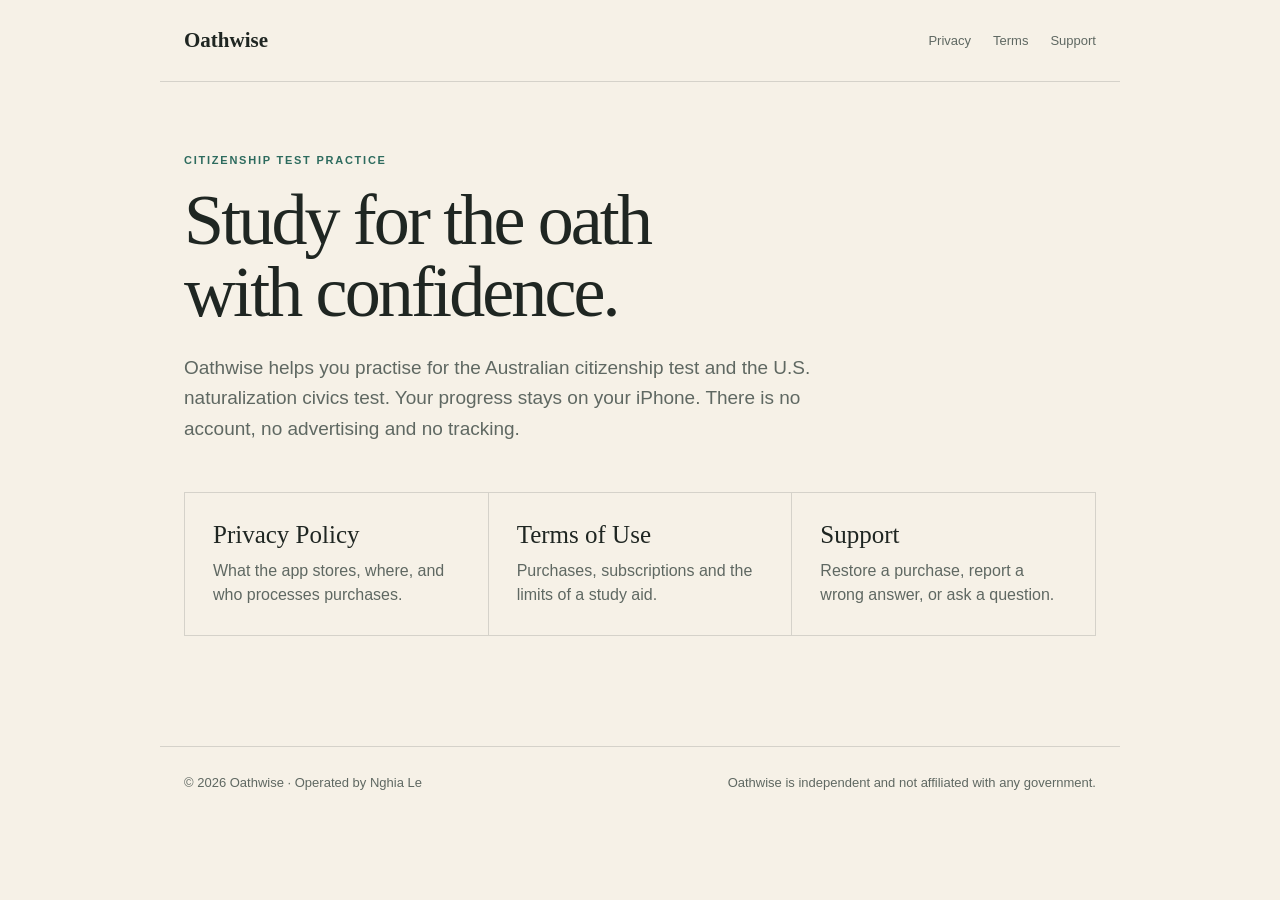
<file: index.html>
<!doctype html>
<html lang="en"><head><meta charset="utf-8"><meta name="viewport" content="width=device-width,initial-scale=1"><meta name="description" content="Oathwise legal, privacy and support information."><title>Oathwise — Legal & Support</title><link rel="stylesheet" href="styles.css"></head>
<body><header><a class="brand" href="index.html">Oathwise</a><nav><a href="privacy.html">Privacy</a><a href="terms.html">Terms</a><a href="support.html">Support</a></nav></header>
<main class="home"><p class="kicker">CITIZENSHIP TEST PRACTICE</p><h1>Study for the oath<br>with confidence.</h1><p class="lead">Oathwise helps you practise for the Australian citizenship test and the U.S. naturalization civics test. Your progress stays on your iPhone. There is no account, no advertising and no tracking.</p><section class="link-grid"><a href="privacy.html"><strong>Privacy Policy</strong><span>What the app stores, where, and who processes purchases.</span></a><a href="terms.html"><strong>Terms of Use</strong><span>Purchases, subscriptions and the limits of a study aid.</span></a><a href="support.html"><strong>Support</strong><span>Restore a purchase, report a wrong answer, or ask a question.</span></a></section></main>
<footer><span>© 2026 Oathwise · Operated by Nghia Le</span><span>Oathwise is independent and not affiliated with any government.</span></footer></body></html>
</file>
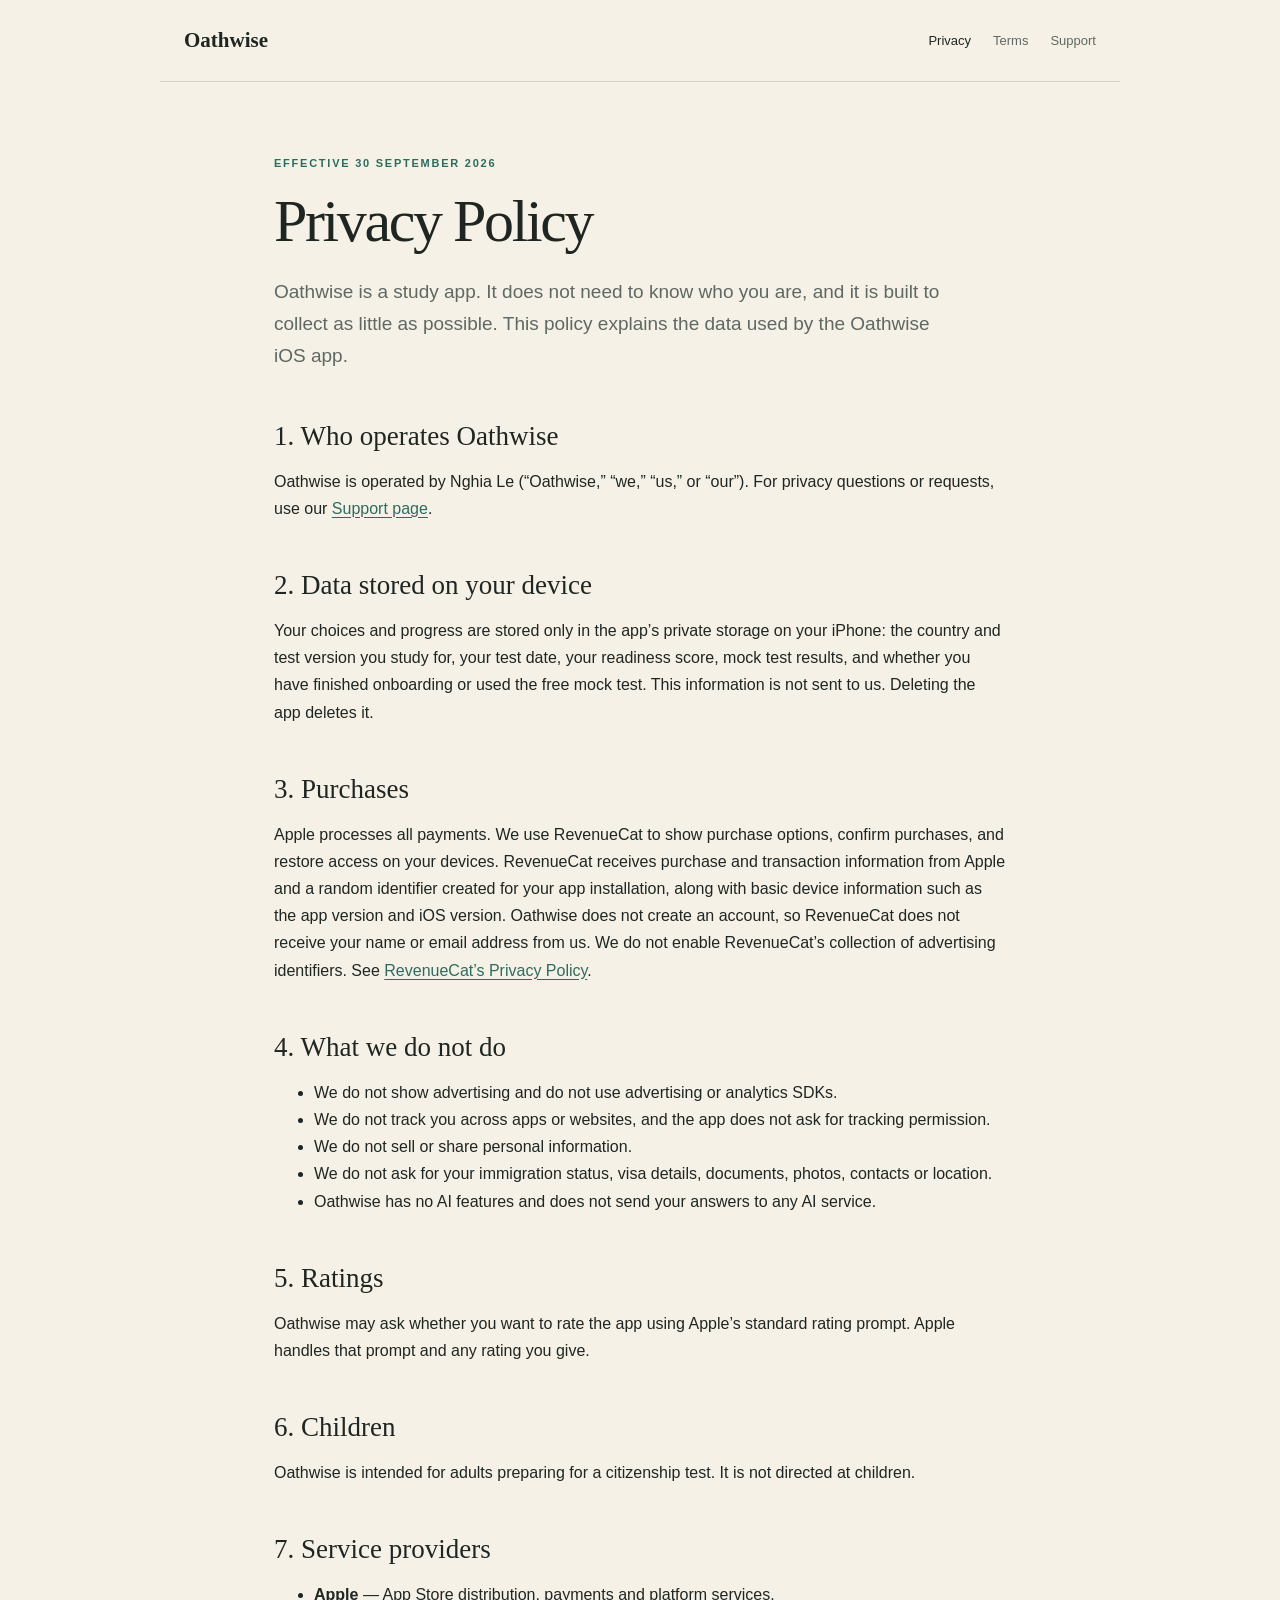
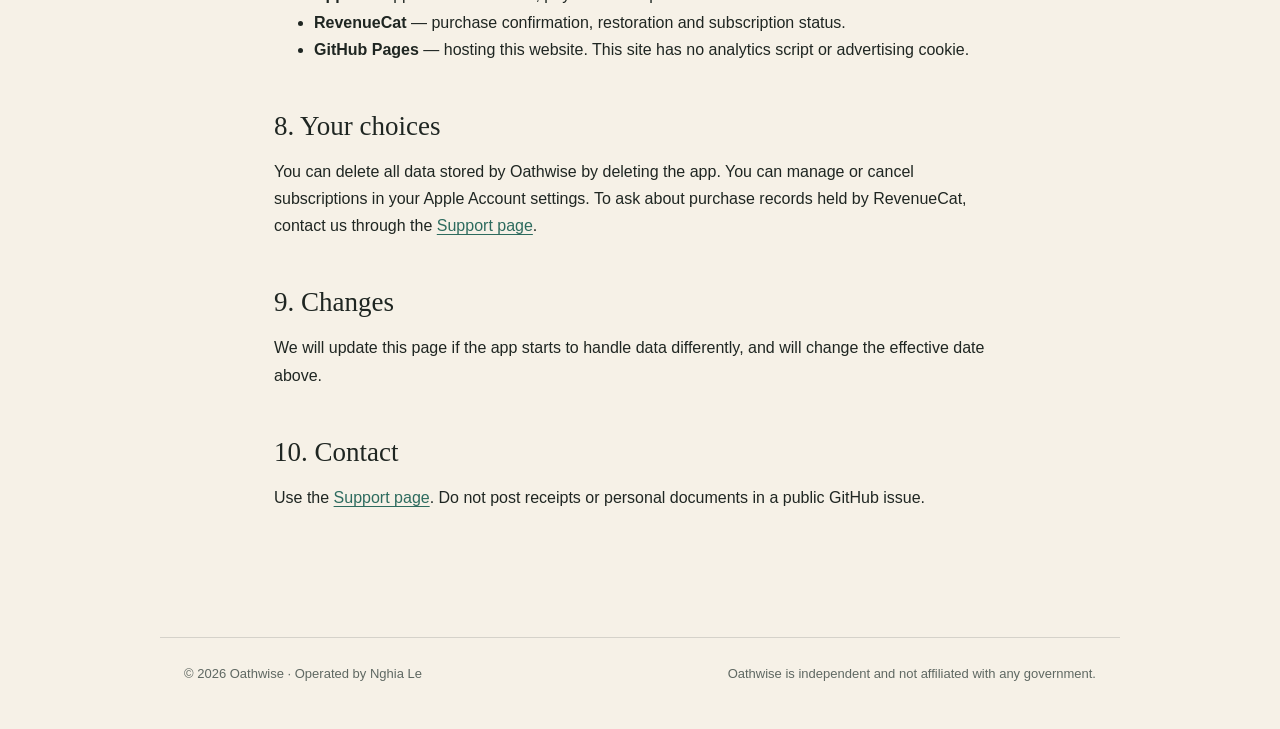
<file: privacy.html>
<!doctype html>
<html lang="en"><head><meta charset="utf-8"><meta name="viewport" content="width=device-width,initial-scale=1"><meta name="description" content="Oathwise Privacy Policy."><title>Privacy Policy — Oathwise</title><link rel="stylesheet" href="styles.css"></head>
<body><header><a class="brand" href="index.html">Oathwise</a><nav><a class="active" href="privacy.html">Privacy</a><a href="terms.html">Terms</a><a href="support.html">Support</a></nav></header>
<main class="document"><p class="kicker">EFFECTIVE 30 SEPTEMBER 2026</p><h1>Privacy Policy</h1><p class="lead">Oathwise is a study app. It does not need to know who you are, and it is built to collect as little as possible. This policy explains the data used by the Oathwise iOS app.</p>
<h2>1. Who operates Oathwise</h2><p>Oathwise is operated by Nghia Le (“Oathwise,” “we,” “us,” or “our”). For privacy questions or requests, use our <a href="support.html">Support page</a>.</p>
<h2>2. Data stored on your device</h2><p>Your choices and progress are stored only in the app’s private storage on your iPhone: the country and test version you study for, your test date, your readiness score, mock test results, and whether you have finished onboarding or used the free mock test. This information is not sent to us. Deleting the app deletes it.</p>
<h2>3. Purchases</h2><p>Apple processes all payments. We use RevenueCat to show purchase options, confirm purchases, and restore access on your devices. RevenueCat receives purchase and transaction information from Apple and a random identifier created for your app installation, along with basic device information such as the app version and iOS version. Oathwise does not create an account, so RevenueCat does not receive your name or email address from us. We do not enable RevenueCat’s collection of advertising identifiers. See <a href="https://www.revenuecat.com/privacy" rel="noopener">RevenueCat’s Privacy Policy</a>.</p>
<h2>4. What we do not do</h2><ul><li>We do not show advertising and do not use advertising or analytics SDKs.</li><li>We do not track you across apps or websites, and the app does not ask for tracking permission.</li><li>We do not sell or share personal information.</li><li>We do not ask for your immigration status, visa details, documents, photos, contacts or location.</li><li>Oathwise has no AI features and does not send your answers to any AI service.</li></ul>
<h2>5. Ratings</h2><p>Oathwise may ask whether you want to rate the app using Apple’s standard rating prompt. Apple handles that prompt and any rating you give.</p>
<h2>6. Children</h2><p>Oathwise is intended for adults preparing for a citizenship test. It is not directed at children.</p>
<h2>7. Service providers</h2><ul><li><strong>Apple</strong> — App Store distribution, payments and platform services.</li><li><strong>RevenueCat</strong> — purchase confirmation, restoration and subscription status.</li><li><strong>GitHub Pages</strong> — hosting this website. This site has no analytics script or advertising cookie.</li></ul>
<h2>8. Your choices</h2><p>You can delete all data stored by Oathwise by deleting the app. You can manage or cancel subscriptions in your Apple Account settings. To ask about purchase records held by RevenueCat, contact us through the <a href="support.html">Support page</a>.</p>
<h2>9. Changes</h2><p>We will update this page if the app starts to handle data differently, and will change the effective date above.</p>
<h2>10. Contact</h2><p>Use the <a href="support.html">Support page</a>. Do not post receipts or personal documents in a public GitHub issue.</p></main>
<footer><span>© 2026 Oathwise · Operated by Nghia Le</span><span>Oathwise is independent and not affiliated with any government.</span></footer></body></html>
</file>
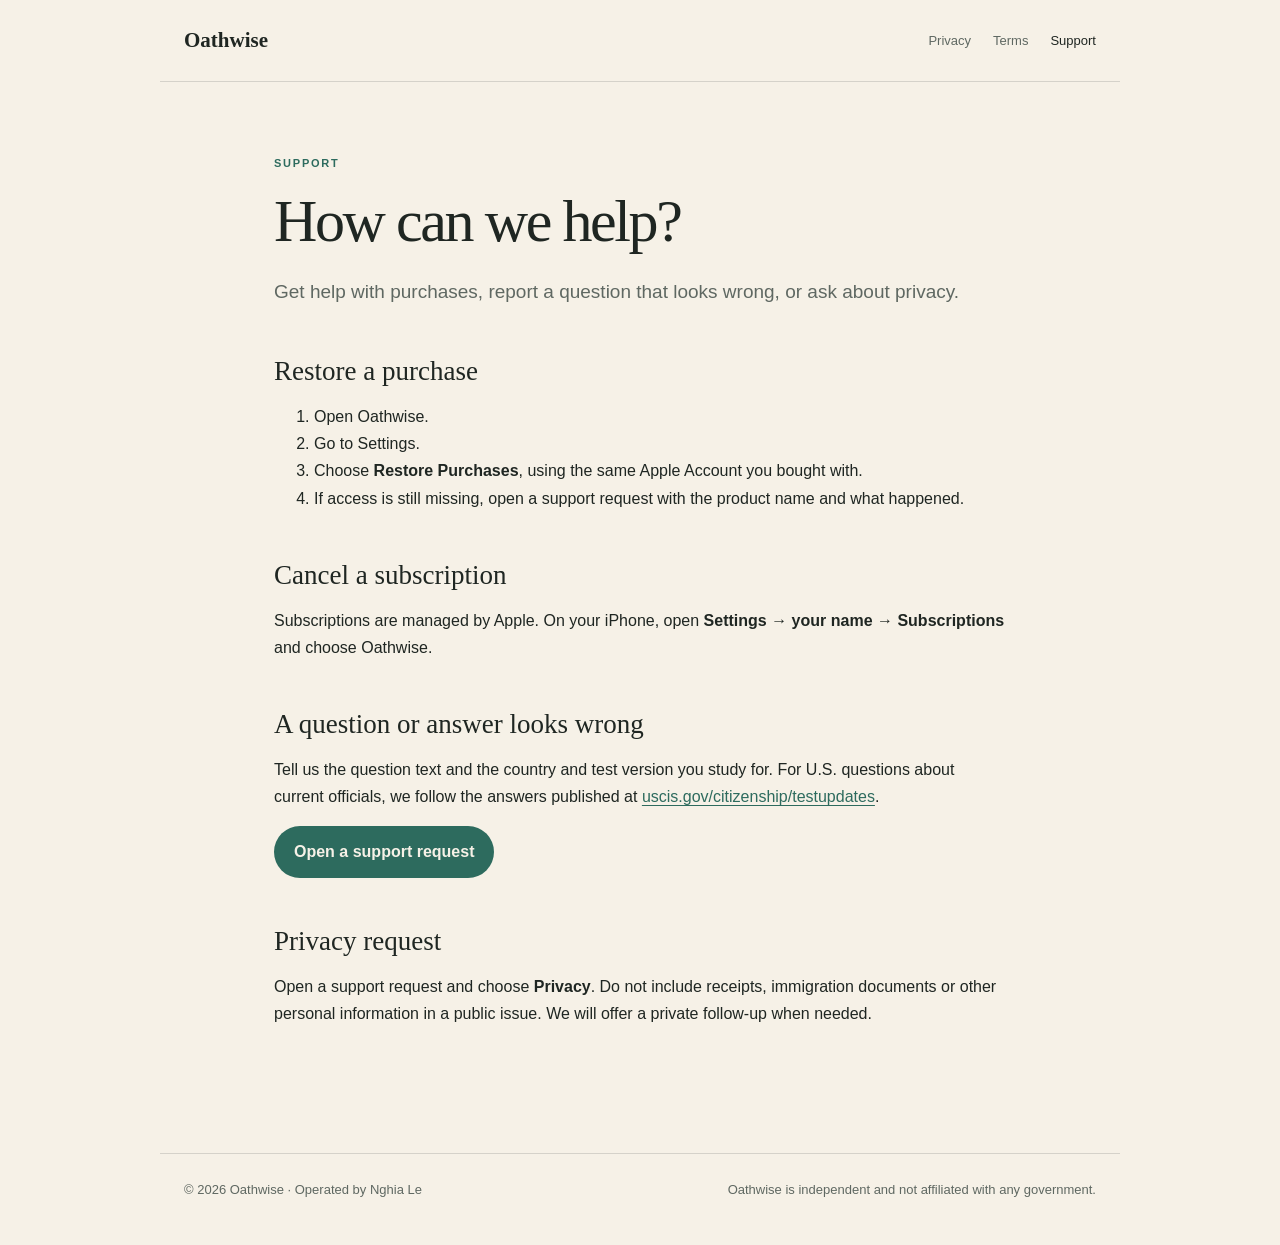
<file: support.html>
<!doctype html>
<html lang="en"><head><meta charset="utf-8"><meta name="viewport" content="width=device-width,initial-scale=1"><meta name="description" content="Oathwise support."><title>Support — Oathwise</title><link rel="stylesheet" href="styles.css"></head>
<body><header><a class="brand" href="index.html">Oathwise</a><nav><a href="privacy.html">Privacy</a><a href="terms.html">Terms</a><a class="active" href="support.html">Support</a></nav></header>
<main class="document"><p class="kicker">SUPPORT</p><h1>How can we help?</h1><p class="lead">Get help with purchases, report a question that looks wrong, or ask about privacy.</p>
<h2>Restore a purchase</h2><ol><li>Open Oathwise.</li><li>Go to Settings.</li><li>Choose <strong>Restore Purchases</strong>, using the same Apple Account you bought with.</li><li>If access is still missing, open a support request with the product name and what happened.</li></ol>
<h2>Cancel a subscription</h2><p>Subscriptions are managed by Apple. On your iPhone, open <strong>Settings → your name → Subscriptions</strong> and choose Oathwise.</p>
<h2>A question or answer looks wrong</h2><p>Tell us the question text and the country and test version you study for. For U.S. questions about current officials, we follow the answers published at <a href="https://www.uscis.gov/citizenship/testupdates" rel="noopener">uscis.gov/citizenship/testupdates</a>.</p>
<p><a class="button" href="https://github.com/oscarlehuu/oathwise-legal/issues/new?template=support.yml">Open a support request</a></p>
<h2>Privacy request</h2><p>Open a support request and choose <strong>Privacy</strong>. Do not include receipts, immigration documents or other personal information in a public issue. We will offer a private follow-up when needed.</p></main>
<footer><span>© 2026 Oathwise · Operated by Nghia Le</span><span>Oathwise is independent and not affiliated with any government.</span></footer></body></html>
</file>
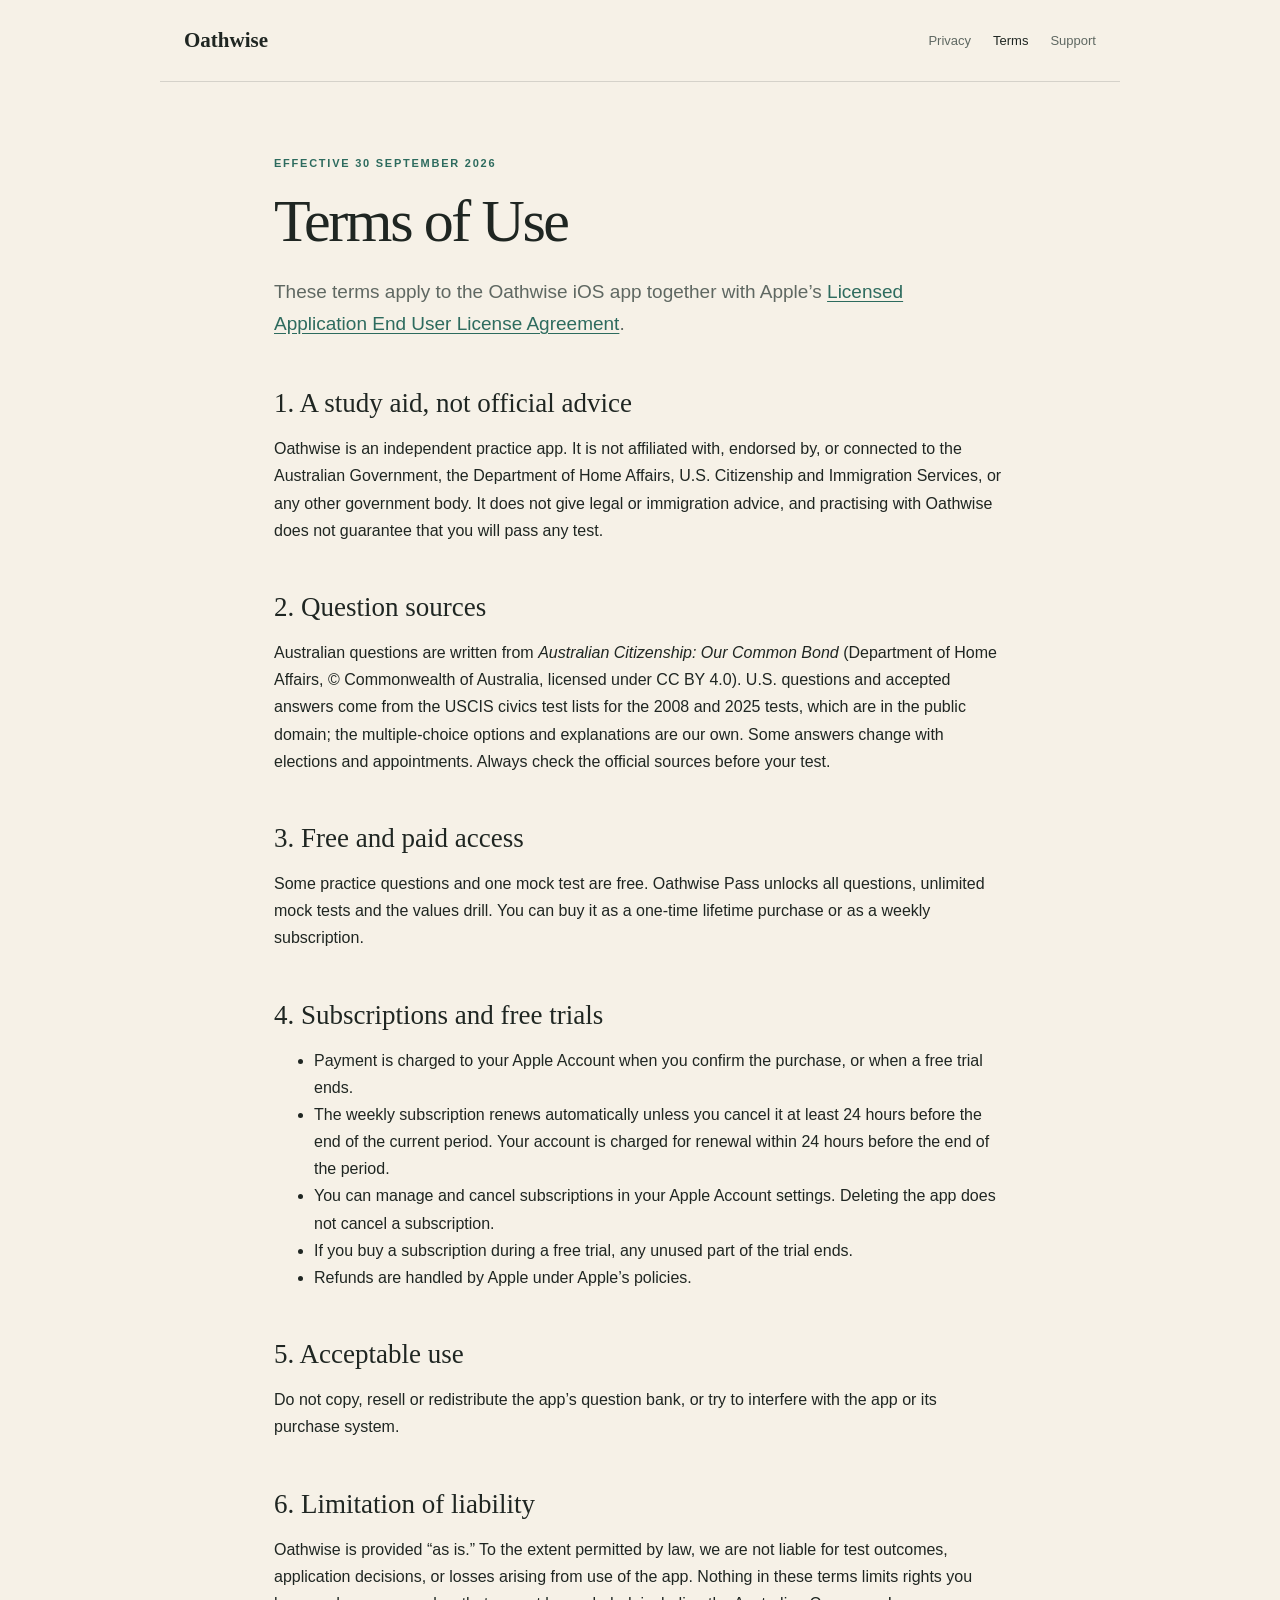
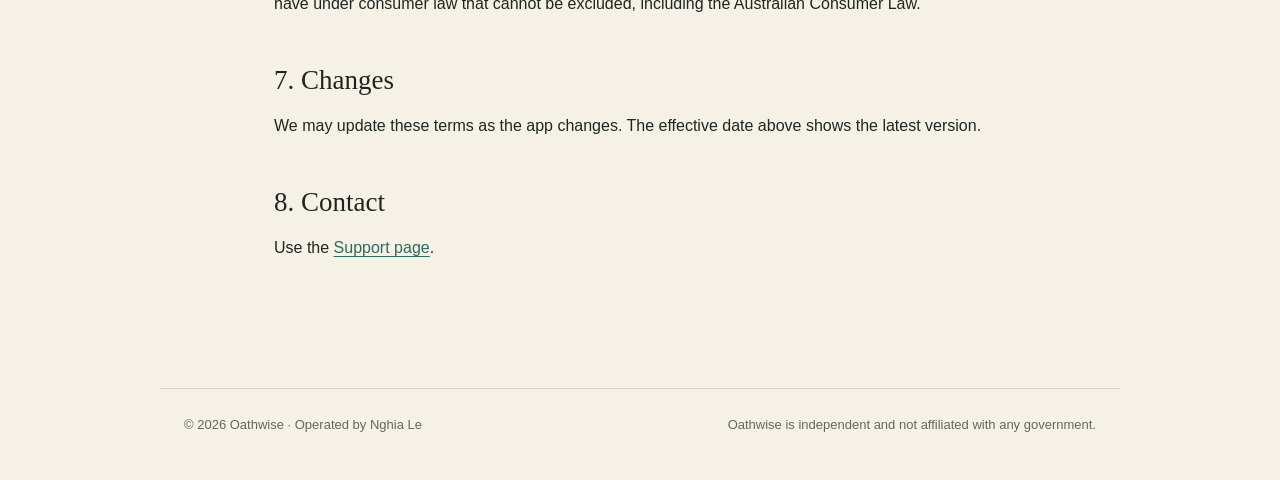
<file: terms.html>
<!doctype html>
<html lang="en"><head><meta charset="utf-8"><meta name="viewport" content="width=device-width,initial-scale=1"><meta name="description" content="Oathwise Terms of Use."><title>Terms of Use — Oathwise</title><link rel="stylesheet" href="styles.css"></head>
<body><header><a class="brand" href="index.html">Oathwise</a><nav><a href="privacy.html">Privacy</a><a class="active" href="terms.html">Terms</a><a href="support.html">Support</a></nav></header>
<main class="document"><p class="kicker">EFFECTIVE 30 SEPTEMBER 2026</p><h1>Terms of Use</h1><p class="lead">These terms apply to the Oathwise iOS app together with Apple’s <a href="https://www.apple.com/legal/internet-services/itunes/dev/stdeula/" rel="noopener">Licensed Application End User License Agreement</a>.</p>
<h2>1. A study aid, not official advice</h2><p>Oathwise is an independent practice app. It is not affiliated with, endorsed by, or connected to the Australian Government, the Department of Home Affairs, U.S. Citizenship and Immigration Services, or any other government body. It does not give legal or immigration advice, and practising with Oathwise does not guarantee that you will pass any test.</p>
<h2>2. Question sources</h2><p>Australian questions are written from <em>Australian Citizenship: Our Common Bond</em> (Department of Home Affairs, © Commonwealth of Australia, licensed under CC BY 4.0). U.S. questions and accepted answers come from the USCIS civics test lists for the 2008 and 2025 tests, which are in the public domain; the multiple-choice options and explanations are our own. Some answers change with elections and appointments. Always check the official sources before your test.</p>
<h2>3. Free and paid access</h2><p>Some practice questions and one mock test are free. Oathwise Pass unlocks all questions, unlimited mock tests and the values drill. You can buy it as a one-time lifetime purchase or as a weekly subscription.</p>
<h2>4. Subscriptions and free trials</h2><ul><li>Payment is charged to your Apple Account when you confirm the purchase, or when a free trial ends.</li><li>The weekly subscription renews automatically unless you cancel it at least 24 hours before the end of the current period. Your account is charged for renewal within 24 hours before the end of the period.</li><li>You can manage and cancel subscriptions in your Apple Account settings. Deleting the app does not cancel a subscription.</li><li>If you buy a subscription during a free trial, any unused part of the trial ends.</li><li>Refunds are handled by Apple under Apple’s policies.</li></ul>
<h2>5. Acceptable use</h2><p>Do not copy, resell or redistribute the app’s question bank, or try to interfere with the app or its purchase system.</p>
<h2>6. Limitation of liability</h2><p>Oathwise is provided “as is.” To the extent permitted by law, we are not liable for test outcomes, application decisions, or losses arising from use of the app. Nothing in these terms limits rights you have under consumer law that cannot be excluded, including the Australian Consumer Law.</p>
<h2>7. Changes</h2><p>We may update these terms as the app changes. The effective date above shows the latest version.</p>
<h2>8. Contact</h2><p>Use the <a href="support.html">Support page</a>.</p></main>
<footer><span>© 2026 Oathwise · Operated by Nghia Le</span><span>Oathwise is independent and not affiliated with any government.</span></footer></body></html>
</file>
<file: styles.css>
:root{--paper:#f6f1e7;--ink:#1f2622;--muted:#5f6862;--line:rgba(31,38,34,.15);--green:#2d6b5e;--soft:#ebe4d3;--gold:#c9a13b;--serif:"Iowan Old Style","Palatino Linotype",Palatino,Georgia,serif;--sans:"Avenir Next",Avenir,"Helvetica Neue",Arial,sans-serif}
@media (prefers-color-scheme:dark){:root{--paper:#141e1b;--ink:#eee8dc;--muted:#a9b1ab;--line:rgba(238,232,220,.16);--green:#7fbfae;--soft:#1d2a26;color-scheme:dark}}
*{box-sizing:border-box}html{background:var(--paper);color:var(--ink);font-family:var(--sans)}body{margin:0}a{color:var(--green);text-underline-offset:3px}
header{max-width:960px;margin:auto;padding:28px 24px;display:flex;flex-wrap:wrap;gap:12px;align-items:center;justify-content:space-between;border-bottom:1px solid var(--line)}
.brand{font:600 21px var(--serif);color:var(--ink);text-decoration:none}nav{display:flex;gap:22px;flex-wrap:wrap}nav a{font-size:13px;text-decoration:none;color:var(--muted)}nav a:hover,nav a.active{color:var(--ink)}
main{max-width:780px;margin:auto;padding:72px 24px 110px}.home{max-width:960px}
.kicker{font-size:11px;letter-spacing:.16em;font-weight:800;color:var(--green);margin:0 0 18px}
.home h1,.document h1{font:500 clamp(40px,8vw,72px)/1 var(--serif);letter-spacing:-.04em;margin:0;text-wrap:balance}.document h1{font-size:clamp(38px,7vw,60px)}
.lead{font-size:19px;line-height:1.6;color:var(--muted);max-width:690px;margin:25px 0 48px}
.link-grid{display:grid;grid-template-columns:repeat(auto-fit,minmax(240px,1fr));border-top:1px solid var(--line);border-left:1px solid var(--line)}
.link-grid a{padding:28px;border-right:1px solid var(--line);border-bottom:1px solid var(--line);text-decoration:none;color:var(--ink);min-height:140px}.link-grid a:hover{background:var(--soft)}
.link-grid strong{display:block;font:500 25px var(--serif);margin-bottom:10px}.link-grid span{color:var(--muted);line-height:1.5}
.document h2{font:500 27px var(--serif);margin:48px 0 12px}.document h3{font-size:16px;margin:24px 0 6px}.document p,.document li{line-height:1.7}
.button{display:inline-block;background:var(--green);color:var(--paper);padding:12px 20px;border-radius:999px;text-decoration:none;font-weight:600}
footer{max-width:960px;margin:auto;padding:28px 24px 48px;display:flex;flex-wrap:wrap;justify-content:space-between;gap:12px;border-top:1px solid var(--line);color:var(--muted);font-size:13px}
</file>
